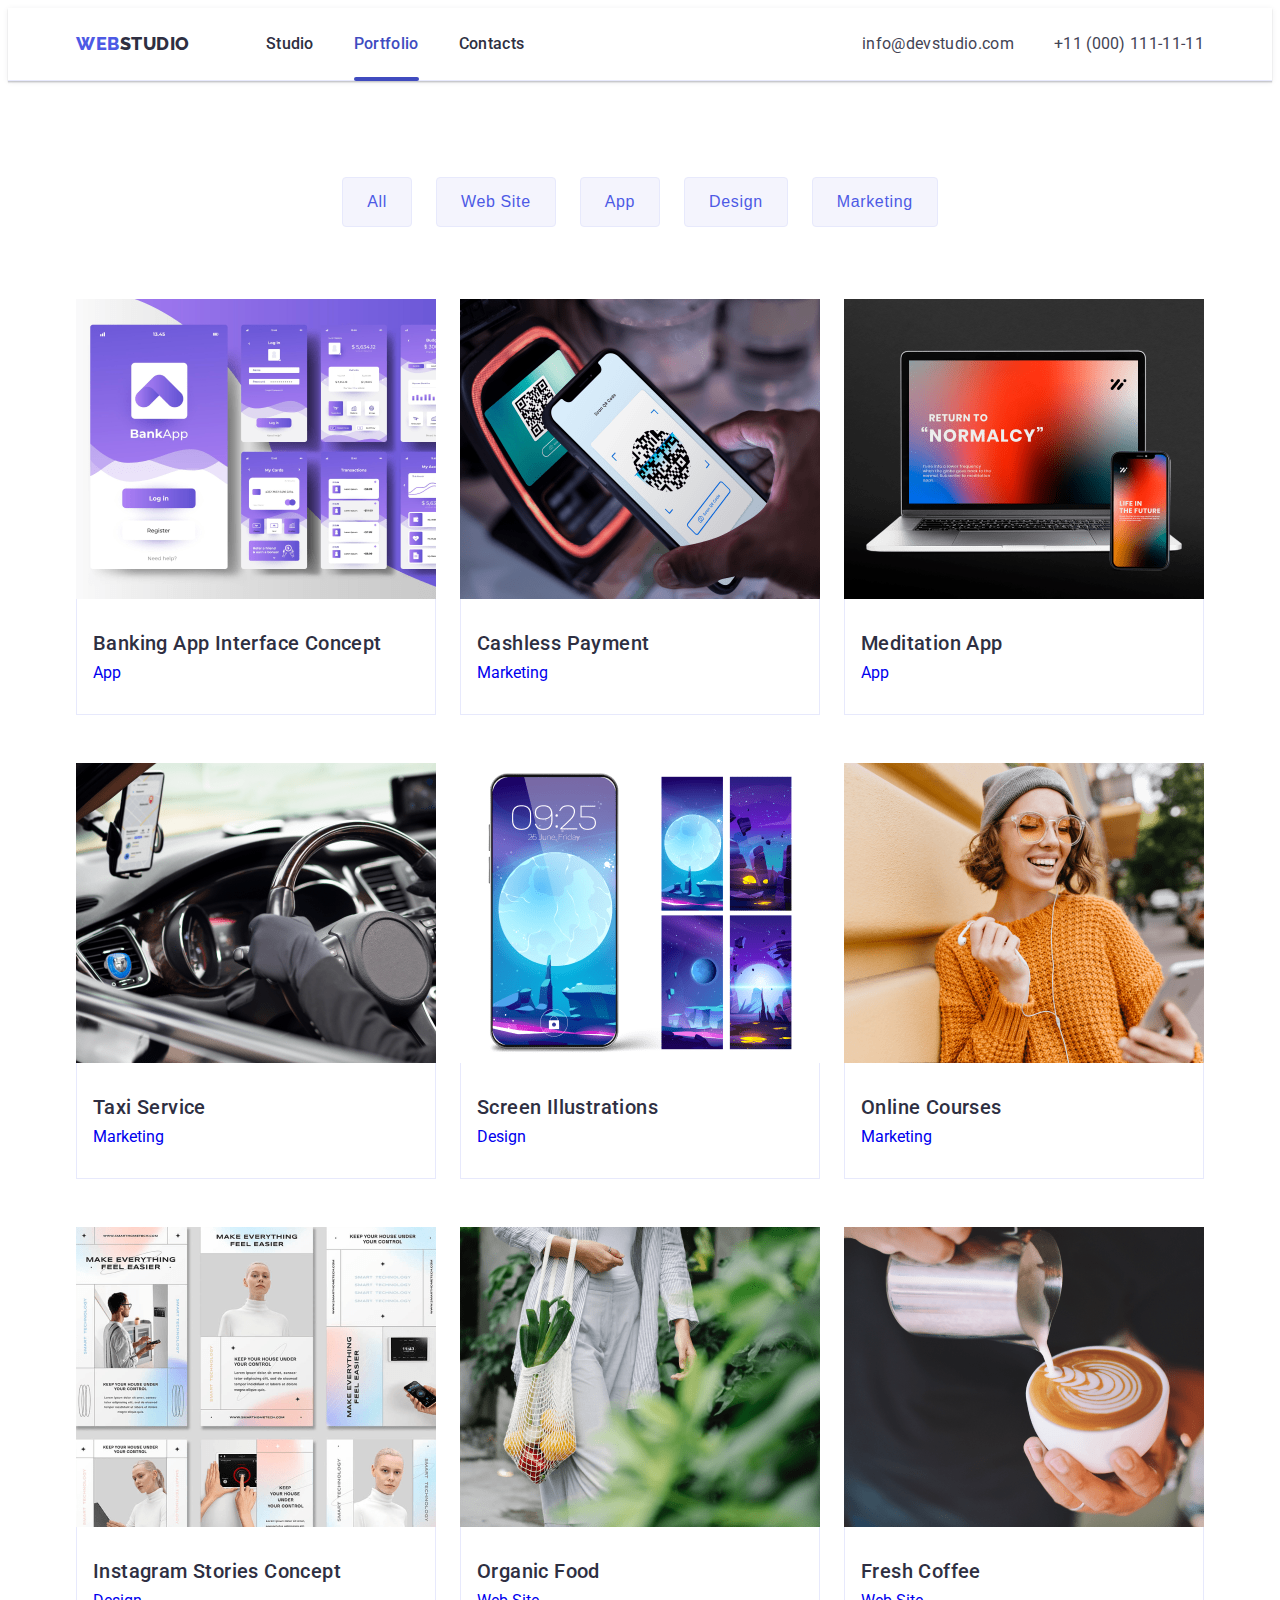
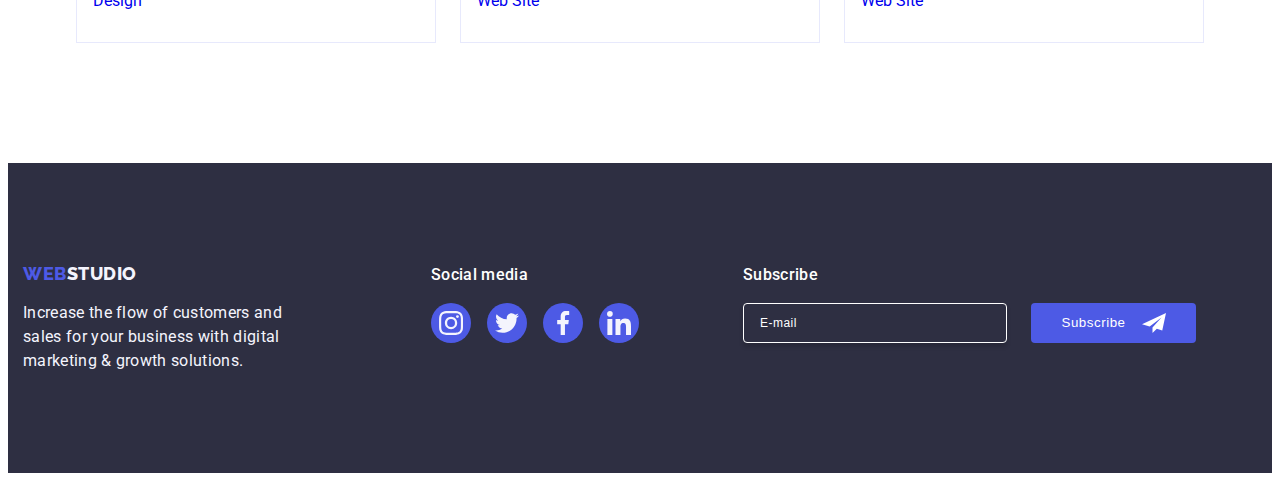
<file: portfolio.html>
<!DOCTYPE html>
<html lang="en">
  <head>
    <meta charset="UTF-8" />
    <meta name="viewport" content="width=device-width, initial-scale=1.0" />
    <title>Portfolio</title>
    <link
      rel="stylesheet"
      href="https://cdnjs.cloudflare.com/ajax/libs/modern-normalize/2.0.0/modern-normalize.min.css"
      integrity="sha512-4xo8blKMVCiXpTaLzQSLSw3KFOVPWhm/TRtuPVc4WG6kUgjH6J03IBuG7JZPkcWMxJ5huwaBpOpnwYElP/m6wg=="
      crossorigin="anonymous"
      referrerpolicy="no-referrer"
    />
    <link rel="stylesheet" href="./css/style.css" />
    <link rel="preconnect" href="https://fonts.googleapis.com" />
    <link rel="preconnect" href="https://fonts.gstatic.com" crossorigin />
    <link
      href="https://fonts.googleapis.com/css2?family=Raleway:wght@800&family=Roboto:wght@400;500;700;900&display=swap"
      rel="stylesheet"
    />
  </head>
  <body>
    <!-- Header -->
    <header class="header-section">
      <div class="header-container container">
        <nav class="nav">
          <a href="./index.html" class="link logo"
            >Web<span class="logo-part">Studio</span>
          </a>
          <ul class="list nav-list">
            <li class="nav-item">
              <a href="./index.html" class="link nav-list-item">Studio</a>
            </li>
            <li class="nav-item">
              <a href="./portfolio.html" class="link nav-list-item current-page"
                >Portfolio</a
              >
            </li>
            <li class="nav-item">
              <a href="" class="link nav-list-item">Contacts</a>
            </li>
          </ul>
        </nav>
        <address class="address">
          <ul class="list address-list">
            <li>
              <a href="mailto:info@devstudio.com" class="link address-list-item"
                >info@devstudio.com</a
              >
            </li>
            <li>
              <a href="tel:+110001111111" class="link address-list-item"
                >+11 (000) 111-11-11</a
              >
            </li>
          </ul>
        </address>
      </div>
    </header>
    <main>
      <!-- Filters -->
      <section class="gallery">
        <div class="container">
          <h1 class="visually-hidden">Portfolio</h1>
          <ul class="filter-list list">
            <li><button type="button" class="filter-item">All</button></li>
            <li><button type="button" class="filter-item">Web Site</button></li>
            <li><button type="button" class="filter-item">App</button></li>
            <li><button type="button" class="filter-item">Design</button></li>
            <li>
              <button type="button" class="filter-item">Marketing</button>
            </li>
          </ul>
          <!-- Gallery -->
          <ul class="gallery-list list">
            <li class="gallery-item link">
              <a href="/" class="gallery-item-link link">
                <div class="gallery-item-wrapper">
                  <img
                    src="./images/row1/img2.jpg"
                    alt="Banking App Interface"
                    width="360"
                    height="360"
                  />
                  <p class="gallery-item-text">
                    14 Stylish and User-Friendly App Design Concepts · Task
                    Manager App · Calorie Tracker App · Exotic Fruit Ecommerce
                    App · Cloud Storage App
                  </p>
                </div>

                <div class="gallery-content">
                  <h2 class="gallery-header">Banking App Interface Concept</h2>
                  <p class="gallery-desc">App</p>
                </div>
              </a>
            </li>
            <li class="gallery-item link">
              <a href="/" class="gallery-item-link link">
                <div class="gallery-item-wrapper">
                  <img
                    src="./images/row1/img1.jpg"
                    alt="Cashless Payment"
                    width="360"
                    height="360"
                  />
                  <p class="gallery-item-text">
                    14 Stylish and User-Friendly App Design Concepts · Task
                    Manager App · Calorie Tracker App · Exotic Fruit Ecommerce
                    App · Cloud Storage App
                  </p>
                </div>
                <div class="gallery-content">
                  <h2 class="gallery-header">Cashless Payment</h2>
                  <p class="gallery-desc">Marketing</p>
                </div>
              </a>
            </li>
            <li class="gallery-item link">
              <a href="/" class="gallery-item-link link"
                ><div class="gallery-item-wrapper">
                  <img
                    src="./images/row1/img.jpg"
                    alt="Meditation App"
                    width="360"
                    height="360"
                  />
                  <p class="gallery-item-text">
                    14 Stylish and User-Friendly App Design Concepts · Task
                    Manager App · Calorie Tracker App · Exotic Fruit Ecommerce
                    App · Cloud Storage App
                  </p>
                </div>
                <div class="gallery-content">
                  <h2 class="gallery-header">Meditation App</h2>
                  <p class="gallery-desc">App</p>
                </div>
              </a>
            </li>
            <li class="gallery-item link">
              <a href="/" class="gallery-item-link link">
                <div class="gallery-item-wrapper">
                  <img
                    src="./images/row2/img2.jpg"
                    alt="Taxi Service"
                    width="360"
                    height="360"
                  />
                  <p class="gallery-item-text">
                    14 Stylish and User-Friendly App Design Concepts · Task
                    Manager App · Calorie Tracker App · Exotic Fruit Ecommerce
                    App · Cloud Storage App
                  </p>
                </div>
                <div class="gallery-content">
                  <h2 class="gallery-header">Taxi Service</h2>
                  <p class="gallery-desc">Marketing</p>
                </div>
              </a>
            </li>
            <li class="gallery-item link">
              <a href="/" class="gallery-item-link link">
                <div class="gallery-item-wrapper">
                  <img
                    src="./images/row2/img1.jpg"
                    alt="Screen Illustrations"
                    width="360"
                    height="360"
                  />
                  <p class="gallery-item-text">
                    14 Stylish and User-Friendly App Design Concepts · Task
                    Manager App · Calorie Tracker App · Exotic Fruit Ecommerce
                    App · Cloud Storage App
                  </p>
                </div>
                <div class="gallery-content">
                  <h2 class="gallery-header">Screen Illustrations</h2>
                  <p class="gallery-desc">Design</p>
                </div>
              </a>
            </li>
            <li class="gallery-item link">
              <a href="/" class="gallery-item-link link">
                <div class="gallery-item-wrapper">
                  <img
                    src="./images/row2/img.jpg"
                    alt="Online Courses"
                    width="360"
                    height="360"
                  />
                  <p class="gallery-item-text">
                    14 Stylish and User-Friendly App Design Concepts · Task
                    Manager App · Calorie Tracker App · Exotic Fruit Ecommerce
                    App · Cloud Storage App
                  </p>
                </div>
                <div class="gallery-content">
                  <h2 class="gallery-header">Online Courses</h2>
                  <p class="gallery-desc">Marketing</p>
                </div>
              </a>
            </li>
            <li class="gallery-item link">
              <a href="/" class="gallery-item-link link">
                <div class="gallery-item-wrapper">
                  <img
                    src="./images/row3/img2.jpg"
                    alt="Instagram Stories"
                    width="360"
                    height="360"
                  />
                  <p class="gallery-item-text">
                    14 Stylish and User-Friendly App Design Concepts · Task
                    Manager App · Calorie Tracker App · Exotic Fruit Ecommerce
                    App · Cloud Storage App
                  </p>
                </div>
                <div class="gallery-content">
                  <h2 class="gallery-header">Instagram Stories Concept</h2>
                  <p class="gallery-desc">Design</p>
                </div>
              </a>
            </li>
            <li class="gallery-item link">
              <a href="/" class="gallery-item-link link">
                <div class="gallery-item-wrapper">
                  <img
                    src="./images/row3/img1.jpg"
                    alt="Organic Food"
                    width="360"
                    height="360"
                  />
                  <p class="gallery-item-text">
                    14 Stylish and User-Friendly App Design Concepts · Task
                    Manager App · Calorie Tracker App · Exotic Fruit Ecommerce
                    App · Cloud Storage App
                  </p>
                </div>
                <div class="gallery-content">
                  <h2 class="gallery-header">Organic Food</h2>
                  <p class="gallery-desc">Web Site</p>
                </div>
              </a>
            </li>
            <li class="gallery-item link">
              <a href="/" class="gallery-item-link link">
                <div class="gallery-item-wrapper">
                  <img
                    src="./images/row3/img.jpg"
                    alt="Fresh Coffee"
                    width="360"
                    height="360"
                  />
                  <p class="gallery-item-text">
                    14 Stylish and User-Friendly App Design Concepts · Task
                    Manager App · Calorie Tracker App · Exotic Fruit Ecommerce
                    App · Cloud Storage App
                  </p>
                </div>
                <div class="gallery-content">
                  <h2 class="gallery-header">Fresh Coffee</h2>
                  <p class="gallery-desc">Web Site</p>
                </div>
              </a>
            </li>
          </ul>
        </div>
      </section>
    </main>

    <!-- Footer -->
    <footer class="footer">
      <div class="footer-container container">
        <div class="footer-desc-wrapper">
          <a class="logo-footer link" href="./index.html"
            >Web<span class="logo-second-part-footer">Studio</span>
          </a>
          <p class="footer-text">
            Increase the flow of customers and sales for your business with
            digital marketing & growth solutions.
          </p>
        </div>
        <div class="footer-social">
          <p class="footer-subtitle">Social media</p>
          <ul class="footer-social-list list">
            <li class="footer-social-list-item">
              <a href="" class="footer-social-link">
                <svg class="footer-icon-social" width="24" height="24">
                  <use href="./images/icons.svg#icon-instagram-2"></use>
                </svg>
              </a>
            </li>
            <li class="footer-social-list-item">
              <a href="" class="footer-social-link">
                <svg class="footer-icon-social" width="24" height="24">
                  <use href="./images/icons.svg#icon-twitter-1"></use>
                </svg>
              </a>
            </li>
            <li class="footer-social-list-item">
              <a href="" class="footer-social-link">
                <svg class="footer-icon-social" width="24" height="24">
                  <use href="./images/icons.svg#icon-facebook-1"></use>
                </svg>
              </a>
            </li>

            <li class="footer-social-list-item">
              <a href="" class="footer-social-link">
                <svg class="footer-icon-social" width="24" height="24">
                  <use href="./images/icons.svg#icon-linkedin-1"></use>
                </svg>
              </a>
            </li>
          </ul>
        </div>
        <div class="footer-form-container">
          <p class="footer-form-subtitle">Subscribe</p>
          <form class="footer-form">
            <label class="footer-form-label" for="subscribe-email">
              <input
                name="email"
                class="footer-form-input"
                type="email"
                placeholder="E-mail"
                id="subscribe-email"
              />
            </label>

            <button class="footer-form-btn" type="submit">
              Subscribe
              <svg class="footer-btn-icon" width="24" height="24">
                <use href="./images/icons.svg#icon-Frame"></use>
              </svg>
            </button>
          </form>
        </div>
      </div>
    </footer>
  </body>
</html>
</file>
<file: css/style.css>
/* Variables */
:root {
  /* Fonts */
  --primary-font: "Roboto";
  --logo-font: "Raleway";

  /* Navy blue */
  --brand-color: #2e2f42;

  /* Slate */
  --secondary-color: #434455;

  /* Ocean */
  --action-color: #404bbf;

  /* Iris */
  --logo-color: #4d5ae5;

  /* Cloud */
  --logo-second-color: #f4f4fd;

  /* Accent */
  --accent-color: #e7e9fc;

  /* White */
  --white-color: #ffffff;
}

body {
  font-family: "Roboto", sans-serif;
  color: var(--secondary-color);
  background-color: var(--white-color);
}

*,
*::before,
*::after {
  box-sizing: border-box;
}

h1,
h2,
h3,
h4,
h5,
h6,
p {
  margin: 0;
}

.list {
  list-style: none;
  margin: 0;
  padding-left: 0;
}
img {
  display: block;
  max-width: 100%;
  height: auto;
}

.section {
  padding-top: 77px;
  padding-bottom: 77px;
}

@media only screen and (min-width: 767.98px) {
  .section {
    padding-top: 96px;
    padding-bottom: 96px;
  }
}

@media only screen and (min-width: 1158px) {
  .section {
    padding-top: 120px;
    padding-bottom: 120px;
  }
}

/* Header */

.header-section {
  border-bottom: 1px solid var(--accent-color);
  box-shadow: 0px 2px 1px rgba(46, 47, 66, 0.08),
    0px 1px 1px rgba(46, 47, 66, 0.16), 0px 1px 6px rgba(46, 47, 66, 0.08);
}

.header-container {
  display: flex;
  align-items: center;
}

@media only screen and (max-width: 767.98px) {
  .header-container {
    /* padding: 24px 22px; */
  }
}

.nav {
  display: flex;
  align-items: center;
}

.nav-list {
  display: flex;
  gap: 40px;
}

@media only screen and (max-width: 767.98px) {
  .nav-list {
    display: none;
  }
}

.logo {
  font-family: "Raleway", sans-serif;
  font-weight: 800;
  font-size: 18px;
  line-height: 1.17;
  letter-spacing: 0.03em;
  text-transform: uppercase;
  color: var(--logo-color);
  margin-right: 76px;
  padding: 24px 0;
}

.logo-part {
  color: var(--brand-color);
  font-family: Raleway;
  line-height: 1.16;
  letter-spacing: 0.03em;
  text-transform: uppercase;
}
@media only screen and (max-width: 767.98px) {
  .address-list {
    display: none;
  }
}

@media only screen and (min-width: 767.98px) {
  .address-list {
    display: flex;
    flex-direction: column;
    gap: 12px;
  }
}

@media only screen and (min-width: 1158px) {
  .address-list {
    flex-direction: row;
    gap: 40px;
  }
}
/* Navigation */
.link {
  text-decoration: none;
}
.nav-list {
  color: var(--brand-color);
  font-size: 16px;
  font-weight: 500;
  line-height: 1.5;
  letter-spacing: 0.02em;
  font-style: normal;
}

.nav-list-item {
  color: var(--brand-color);
  padding: 24px 0;
  display: block;
  transition: color 250ms cubic-bezier(0.4, 0, 0.2, 1);
}
.nav-list-item:hover,
.nav-list-item:focus {
  color: var(--action-color);
}

.current-page {
  color: var(--action-color);
  position: relative;
}

.current-page::after {
  width: 100%;
  content: "";
  position: absolute;
  left: 0;
  bottom: -1px;
  height: 4px;
  background-color: var(--action-color);
  border-radius: 2px;
  transition: border-radius 2px;
}

/* Address */
.address {
  font-style: normal;
  margin-left: auto;
}
.address-list {
  color: var(--secondary-color);
  font-size: 12px;
  font-weight: 400;
  line-height: 1.5;
  letter-spacing: 0.02em;
  font-style: normal;
}

@media only screen and (min-width: 1158px) {
  .address-list {
    font-size: 16px;
  }
}

.address-list-item {
  color: var(--secondary-color);
  font-style: initial;
  transition: color 250ms cubic-bezier(0.4, 0, 0.2, 1);
}

.address-list-item:hover,
.address-list-item:focus {
  color: var(--action-color);
}

/* Phone screens */
.container {
  min-width: 320px;
  max-width: 428px;

  padding-left: 16px;
  padding-right: 16px;
  margin-left: auto;
  margin-right: auto;
}

/* Tablet screens */
@media screen and (min-width: 767.98px) {
  .container {
    max-width: 768px;
  }
}

/* Desctop screens */
@media screen and (min-width: 1158px) {
  .container {
    max-width: 1158px;
    padding-left: 15px;
    padding-right: 15px;
  }
}

/* Hero */
.hero {
  max-width: 1440px;
  margin: 0 auto;
  background: var(--brand-color);
  text-align: center;
  padding: 112px 0;
  background-size: cover;
  background-repeat: no-repeat;
  background-position: center;
  background-image: linear-gradient(
      rgba(46, 47, 66, 0.7),
      rgba(46, 47, 66, 0.7)
    ),
    url(../images/hero/Dark-bg_mob.jpg);
}

@media only screen and (max-width: 375px) (min-device-pixel-ratio: 2),
  (min-resolution: 192dpi),
  (min-resolution: 2dppx) {
  .hero {
    background-image: linear-gradient(
        rgba(46, 47, 66, 0.7),
        rgba(46, 47, 66, 0.7)
      ),
      url(../images/hero/Dark-bg_mob@2x.jpg);
  }
}

@media only screen and (min-width: 768px) {
  .hero {
    background-image: linear-gradient(
        rgba(46, 47, 66, 0.7),
        rgba(46, 47, 66, 0.7)
      ),
      url(../images/hero/Dark-bg_tab.jpg);
  }
}

@media only screen and (min-width: 768px) and (min-device-pixel-ratio: 2),
  (min-resolution: 192dpi),
  (min-resolution: 2dppx) {
  .hero {
    background-image: linear-gradient(
        rgba(46, 47, 66, 0.7),
        rgba(46, 47, 66, 0.7)
      ),
      url(../images/hero/Dark-bg_tab@2x.jpg);
  }
}

@media only screen and (min-width: 1158px) {
  .hero {
    background-image: linear-gradient(
        rgba(46, 47, 66, 0.7),
        rgba(46, 47, 66, 0.7)
      ),
      url(../images/hero/hero_bg.jpg);
  }
}

@media only screen and (min-width: 1158px) and (min-device-pixel-ratio: 2),
  (min-resolution: 192dpi),
  (min-resolution: 2dppx) {
  .hero {
    background-image: linear-gradient(
        rgba(46, 47, 66, 0.7),
        rgba(46, 47, 66, 0.7)
      ),
      url(../images/hero/hero_bg@2x.jpg);
  }
}

.hero-title {
  font-size: 36px;
  line-height: 1.1;
  max-width: 320px;
  margin: 0 auto;
  margin-bottom: 48px;
  color: var(--white-color);
  text-align: center;
  font-weight: 700;
  letter-spacing: 0.02em;
}

@media only screen and (min-width: 767.98px) {
  .hero-title {
    margin-bottom: 72px;
    max-width: 496px;

    font-size: 56px;
  }
}
.hero-btn {
  display: block;
  margin: 0 auto;
  min-width: 169px;
  background: var(--logo-color);
  letter-spacing: 0.04em;
  cursor: pointer;
  border: 0;
  border-radius: 4px;
  box-shadow: 0px 4px 4px 0px rgba(0, 0, 0, 0.15);
  transition: background-color 250ms cubic-bezier(0.4, 0, 0.2, 1);
}
.hero-btn-text {
  color: var(--white-color);
  font-size: 16px;
  font-weight: 500;
  line-height: 1.5;
  padding: 16px 32px;
}

.hero-btn:hover,
.hero-btn:focus {
  background-color: var(--action-color);
  transition: color 250ms cubic-bezier(0.4, 0, 0.2, 1);
}

/* Modal */

.backdrop {
  position: fixed;
  top: 0;
  left: 0;
  width: 100%;
  height: 100%;
  background-color: rgba(46, 47, 66, 0.4);
  transition: opacity 250ms cubic-bezier(0.4, 0, 0.2, 1),
    visibility 250ms cubic-bezier(0.4, 0, 0.2, 1);
}

.modal {
  position: absolute;
  top: 50%;
  left: 50%;
  transform: translate(-50%, -50%) scale(1);
  width: 392px;
  min-height: 584px;
  padding: 72px 24px 24px 24px;
  background: #fcfcfc;
  box-shadow: 0px 1px 1px rgba(0, 0, 0, 0.14), 0px 1px 3px rgba(0, 0, 0, 0.12),
    0px 2px 1px rgba(0, 0, 0, 0.2);
  border-radius: 4px;
  transition: transform 250ms cubic-bezier(0.4, 0, 0.2, 1);
}

@media only screen and (max-width: 425px) {
  .modal {
    width: 95%;
    min-width: 95%;
    height: 95%;
    min-height: 584px;
    overflow: scroll;
  }
}

@media only screen and (min-width: 678px) {
  .modal {
    width: 408px;
  }
}

.modal-close-btn {
  position: absolute;
  top: 24px;
  right: 24px;
  width: 24px;
  height: 24px;
  border-radius: 50%;
  display: flex;
  justify-content: center;
  align-items: center;
  background-color: var(--accent-color);
  border: 1px solid rgba(0, 0, 0, 0.1);
  padding: 0;
  cursor: pointer;
  transition: background-color 250ms cubic-bezier(0.4, 0, 0.2, 1),
    border 250ms cubic-bezier(0.4, 0, 0.2, 1);
}

.modal-close-btn:hover,
.modal-close-btn:focus {
  background-color: var(--action-color);
  border: none;
  fill: var(--white-color);
}

.icon-close {
  transition: fill 250ms cubic-bezier(0.4, 0, 0.2, 1);
}

.is-hidden {
  opacity: 0;
  visibility: hidden;
  pointer-events: none;
}

.modal-title {
  display: block;
  width: 360px;
  color: var(--brand-color);
  text-align: center;
  font-weight: 500;
  line-height: 1.5;
  letter-spacing: 0.02em;
  margin-bottom: 16px;
}

.modal-form {
}

.modal-form-input-wrapper {
  margin-bottom: 8px;
}

.modal-form-label {
  display: block;
  margin-bottom: 4px;
  font-size: 12px;
  line-height: 1.17;
  letter-spacing: 0.04em;
  color: #8e8f99;
}

.modal-form-field {
  position: relative;
}

.modal-form-input {
  width: 100%;
  height: 40px;

  border-radius: 4px;
  border: 1px solid rgba(46, 47, 66, 0.4);
  background-color: transparent;
  padding: 8px 16px;
  padding-left: 38px;
  outline: transparent;
  transition: border-color 250ms cubic-bezier(0.4, 0, 0.2, 1);
}

.modal-form-input:focus {
  border-color: var(--logo-color);
}

.modal-input-icon {
  position: absolute;
  top: 50%;
  left: 16px;
  transform: translateY(-50%);
  fill: var(--brand-color);
  pointer-events: none;
  transition: fill 250ms cubic-bezier(0.4, 0, 0.2, 1);
}

.modal-form-input:focus + .modal-input-icon {
  fill: var(--logo-color);
}

.modal-form-comment-wrapper {
  margin-bottom: 16px;
}

.modal-form-comment {
  width: 100%;
  height: 120px;
  display: block;
  border-radius: 4px;
  border: 1px solid rgba(46, 47, 66, 0.4);
  outline: transparent;
  background-color: transparent;
  resize: none;
  padding: 8px 16px;
  transition: border-color 250ms cubic-bezier(0.4, 0, 0.2, 1);
  color: rgba(46, 47, 66, 0.4);
  font-size: 12px;
  line-height: 1.17;
  letter-spacing: 0.04em;
}

.modal-form-comment:focus {
  border-color: var(--logo-color);
}

.modal-form-agreement-wrapper {
  margin-bottom: 24px;
}
.modal-form-agreement-input {
}

.modal-form-agreement {
  display: block;
  font-size: 12px;
  line-height: 1.17;
  letter-spacing: 0.04em;
  color: #8e8f99;
}

.modal-agreement-checkbox {
  display: inline-flex;
  align-items: center;
  justify-content: center;
  width: 16px;
  height: 16px;
  margin-right: 8px;
  border-width: 1px;
  fill: transparent;
  border: 1px solid rgba(46, 47, 66, 0.4);
  border-radius: 2px;
  color: transparent;
  transition: background-color 250ms cubic-bezier(0.4, 0, 0.2, 1),
    border 250ms cubic-bezier(0.4, 0, 0.2, 1),
    fill 250ms cubic-bezier(0.4, 0, 0.2, 1);
}
.modal-checkbox-icon {
}
.modal-form-link {
  color: var(--logo-color);
}

.modal-form-agreement-input:checked
  + .modal-form-agreement
  > .modal-agreement-checkbox {
  background-color: var(--action-color);
  border: none;
  fill: var(--logo-second-color);
}

.modal-send-btn {
  display: block;
  margin: 0 auto;
  min-width: 169px;
  border-radius: 4px;
  border: none;
  background: var(--logo-color);
  box-shadow: 0px 4px 4px 0px rgba(0, 0, 0, 0.15);
  color: var(--white-color);
  text-align: center;
  font-family: "Roboto", sans-serif;
  font-weight: 500;
  line-height: 1.5;
  letter-spacing: 0.04em;
  cursor: pointer;
  padding: 16px 32px;
  transition: background-color 250ms cubic-bezier(0.4, 0, 0.2, 1);
}

.modal-send-btn:hover,
.modal-send-btn:focus {
  background-color: var(--action-color);
}

/* Company standarts*/
@media only screen and (max-width: 767.98px) {
  .standarts-item:not(:last-child) {
    margin-bottom: 72px;
  }
}

@media only screen and (min-width: 768px) {
  .standarts-item:nth-child(n + 2) {
    margin-bottom: 0px;
  }
}

@media only screen and (min-width: 767.98px) {
  .standarts-list {
    display: flex;
    flex-wrap: wrap;
    gap: 72px 24px;
  }

  .standarts-item {
    width: calc((100% - 24px) / 2);
  }
}

@media only screen and (min-width: 1158px) {
  .standarts-list {
    flex-wrap: nowrap;
    gap: 24px;
  }

  .standarts-item:nth-child(-n + 2) {
    margin-bottom: 0;
  }
}

.standarts-item-icon-container {
  display: none;
}

@media only screen and (min-width: 1158px) {
  .standarts-item-icon-container {
    display: flex;
    justify-content: center;
    align-items: center;

    background: var(--logo-second-color);
    width: 264px;
    height: 112px;
    margin-bottom: 8px;
    border-radius: 4px;
  }
}

.standarts-item-icon {
}

.header-two {
  margin-bottom: 72px;
  color: var(--brand-color);
  text-align: center;
  font-size: 36px;
  font-weight: 700;
  line-height: 1.11;
  text-transform: capitalize;
  letter-spacing: 0.02em;
}

.visually-hidden {
  position: absolute;
  width: 1px;
  height: 1px;
  margin: -1px;
  border: 0;
  padding: 0;
  white-space: nowrap;
  clip-path: inset(100%);
  clip: rect(0 0 0 0);
  overflow: hidden;
}

.header-three {
  text-align: center;
  font-size: 36px;
  font-weight: 700;
  line-height: 1.11;
  letter-spacing: 0.72px;
  text-transform: capitalize;
  margin-bottom: 8px;
  color: var(--brand-color);
}

@media only screen and (min-width: 767.98px) {
  .header-three {
    text-align: start;
  }
}

@media only screen and (min-width: 1158px) {
  .header-three {
    font-size: 20px;
    font-weight: 500;
    line-height: 1.2;
    letter-spacing: 0.02em;
  }
}

/* Company skills */

@media only screen and (max-width: 768px) {
  .skills-section {
    display: none;
  }
}

.list-skills {
  display: flex;
  gap: 24px;
}

.list-skills-item {
}

/* Team-section */

.team-list {
  display: flex;
  flex-direction: column;
  align-items: center;
  gap: 72px;
}

.team-list-img {
  margin: 0 auto;
}

@media only screen and (min-width: 767.98px) {
  .team-list {
    display: flex;
    flex-wrap: wrap;
    justify-content: center;
    row-gap: 64px;
    column-gap: 24px;
    flex-direction: row;
  }
}

.team-list-item {
  background-color: var(--white-color);
  border-radius: 0px 0px 4px 4px;
  box-shadow: 0px 2px 1px 0px rgba(46, 47, 66, 0.08),
    0px 1px 1px 0px rgba(46, 47, 66, 0.16),
    0px 1px 6px 0px rgba(46, 47, 66, 0.08);
}

@media only screen and (max-width: 768px) {
  .team-list-item {
  }
}

.header-three-desc {
  color: var(--secondary-color);
  font-size: 16px;
  font-weight: 500;
  line-height: 1.5;
  letter-spacing: 0.02em;
}

.pic-desc {
  color: var(--secondary-color);
  font-size: 16px;
  line-height: 1.5;
  letter-spacing: 0.02em;
  margin-bottom: 8px;
}

.team-content {
  padding: 32px 0;
  background-color: var(--white-color);
  border-radius: 0px 0px 4px 4px;
  text-align: center;
}

.team-section {
  background-color: var(--logo-second-color);
}

.team-social-list-item {
  transition: background-color 250ms cubic-bezier(0.4, 0, 0.2, 1);
}

.socials-list {
  display: flex;
  justify-content: center;
  align-items: center;
  gap: 24px;
}

.socials-list-link {
  display: flex;
  align-items: center;
  justify-content: center;

  padding: 12px;
  width: 40px;
  height: 40px;
  background: var(--logo-color);
  border-radius: 50%;
  transition: background-color 250ms cubic-bezier(0.4, 0, 0.2, 1);
}

.socials-list-link:hover,
.socials-list-link:focus {
  background-color: var(--action-color);
}

.icon-social {
  fill: var(--logo-second-color);
}

.name {
  color: var(--brand-color);
  font-size: 20px;
  font-weight: 500;
  line-height: 1.2;
  letter-spacing: 0.02em;
  margin-bottom: 8px;
}

/* Customers */
.customers {
  /* padding: 120px 0; */
}

.customers-list {
  display: flex;
  flex-wrap: wrap;
  gap: 72px 16px;
  /* display: flex;
  flex-wrap: wrap;
  gap: 16px;
  max-width: 190px; */
}

@media only screen and (min-width: 428px) {
  .customers-list {
    gap: 72px 24px;
    justify-content: center;
  }
}

@media only screen and (min-width: 1158px) {
  .customers-list {
    flex-wrap: nowrap;
  }
}
.customers-list-item {
  width: calc((100% - 16px) / 2);
  height: 88px;
}

@media only screen and (min-width: 428px) {
  .customers-list-item {
    width: 168px;
  }
}

.customers-link {
  width: 100%;
  height: 100%;
  display: flex;
  justify-content: center;
  align-items: center;

  color: #8e8f99;
  border: 1px solid #8e8f99;
  border-radius: 4px;
  transition: border-color 250ms cubic-bezier(0.4, 0, 0.2, 1),
    color 250ms cubic-bezier(0.4, 0, 0.2, 1);
}
.customers-list-item .customers-icon {
  fill: currentColor;
}

.customers-list .customers-link:is(:hover, :focus) {
  border-color: var(--action-color);
  color: var(--action-color);
}

.customers-icon {
  width: 100%;
}

/* Filter */
.filter-list {
  display: flex;
  justify-content: center;
  gap: 24px;
  margin-bottom: 72px;
}

.filter-item {
  border: 1px solid var(--accent-color);
  border-radius: 4px;
  background: var(--logo-second-color);
  cursor: pointer;
  font-weight: 500;
  font-size: 16px;
  line-height: 1.5;
  letter-spacing: 0.04em;
  color: var(--logo-color);
  padding: 12px 24px;
  transition: color 250ms cubic-bezier(0.4, 0, 0.2, 1),
    background-color 250ms cubic-bezier(0.4, 0, 0.2, 1),
    border-color 250ms cubic-bezier(0.4, 0, 0.2, 1),
    box-shadow 250ms cubic-bezier(0.4, 0, 0.2, 1);
}

.filter-item:hover,
.filter-item:focus {
  background: var(--action-color);
  color: var(--white-color);
  border: 1px solid transparent;
  box-shadow: 0px 3px 1px rgba(0, 0, 0, 0.1), 0px 2px 1px rgba(0, 0, 0, 0.08),
    0px 2px 2px rgba(0, 0, 0, 0.12);
}

/* Gallery */
.gallery {
  padding-top: 96px;
  padding-bottom: 120px;
}

.gallery-content {
  padding: 32px 16px;
  border: 1px solid var(--accent-color);
  border-top: none;
}

.gallery-header {
  margin-bottom: 8px;
  color: var(--brand-color);
  font-size: 20px;
  font-weight: 500;
  line-height: 1.2;
  letter-spacing: 0.02em;
}

.gallery-header-desc {
  color: var(--secondary-color);
  font-size: 16px;
  line-height: 1.5;
  letter-spacing: 0.02em;
}

.gallery-list {
  display: flex;
  flex-wrap: wrap;
  justify-content: center;
  column-gap: 24px;
  row-gap: 48px;
}
.gallery-item {
  width: calc((100% - 48px) / 3);
  height: calc((100% - 24px) / 3);
}

.gallery-item-link {
  display: block;
  transition: box-shadow 250ms cubic-bezier(0.4, 0, 0.2, 1);
}

.gallery-item-link:is(:hover, :focus) {
  border-radius: 0px 0px 4px 4px;
  background: var(--white-color);
  box-shadow: 0px 2px 1px 0px rgba(46, 47, 66, 0.08),
    0px 1px 1px 0px rgba(46, 47, 66, 0.16),
    0px 1px 6px 0px rgba(46, 47, 66, 0.08);
}

.gallery-item-link:hover .gallery-item-text,
.gallery-item-link:focus .gallery-item-text {
  transform: translateY(0%);
}

.gallery-item-wrapper {
  position: relative;
  overflow: hidden;
}

.gallery-item-text {
  position: absolute;
  top: 0;
  width: 100%;
  height: 100%;
  font-size: 16px;
  line-height: 1.5;
  letter-spacing: 0.02em;

  color: var(--logo-second-color);
  padding: 40px 32px;
  background-color: var(--logo-color);
  transform: translateY(100%);
  transition: transform 250ms cubic-bezier(0.4, 0, 0.2, 1);
}

/* Footer */
.footer {
  background-color: var(--brand-color);
  padding: 100px 0;
}

.footer-container {
  display: flex;
  flex-wrap: wrap;
  justify-content: center;
  gap: 72px 24px;
}

@media only screen and (min-width: 768px) {
  .footer-container {
    flex-direction: row;
    justify-content: normal;
    max-width: 550px;

    gap: 24px;
  }
}

@media only screen and (min-width: 1158px) {
  .footer-container {
    flex-wrap: nowrap;
    min-width: 100%;
  }
  .footer-desc-wrapper {
    margin-right: 120px;
  }
  .footer-social {
    margin-right: 80px;
  }
}

.logo-footer {
  display: block;
  margin-bottom: 16px;

  font-family: "Raleway", sans-serif;
  font-weight: 800;
  font-size: 18px;
  line-height: 1.17;
  letter-spacing: 0.03em;
  text-transform: uppercase;
  color: var(--logo-color);
}

@media only screen and (max-width: 428px) {
  .logo-footer {
    text-align: center;
  }
}

@media only screen and (min-width: 1158px) {
  .logo-footer {
    display: inline-block;
  }
}

.logo-second-part-footer {
  color: var(--logo-second-color);
  font-size: 18px;
  font-weight: 800;
  line-height: 1.16;
  letter-spacing: 0.03em;
  text-transform: uppercase;
  margin-bottom: 16px;
}

.footer-text {
  color: var(--logo-second-color);
  font-size: 16px;
  line-height: 1.5;
  letter-spacing: 0.02em;
  width: 264px;
}

.footer-subtitle {
  margin-bottom: 16px;
  font-weight: 500;
  font-size: 16px;
  line-height: 1.5;
  letter-spacing: 0.02em;
  color: var(--white-color);
  text-align: center;
}

@media only screen and (min-width: 768px) {
  .footer-subtitle {
    text-align: start;
  }
}

.footer-social-list {
  display: flex;
  gap: 16px;
}

.footer-social-list-item {
  display: flex;
  width: 40px;
  height: 40px;
}

.footer-social-link {
  display: flex;
  justify-content: center;
  align-items: center;

  width: 100%;
  height: 100%;
  background-color: var(--logo-color);
  border-radius: 50%;
  transition: background-color 250ms cubic-bezier(0.4, 0, 0.2, 1);
}

.footer-social-link:focus,
.footer-social-link:hover {
  background-color: #31d0aa;
  border-radius: 50%;
}

.footer-icon-social {
  width: 24px;
  height: 24px;
  fill: var(--logo-second-color);
}

.footer-form-container {
  display: block;
}
.footer-form-subtitle {
  line-height: 1.5;
  letter-spacing: 0.02em;
  color: var(--white-color);
  font-weight: 500;
  margin-bottom: 16px;
  text-align: center;
}

@media only screen and (min-width: 768px) {
  .footer-form-subtitle {
    text-align: start;
  }
}

.footer-form-label {
  display: flex;
  width: 100%;
}

.footer-form {
  display: flex;
  gap: 24px;
  flex-wrap: wrap;

  justify-content: center;
}

@media only screen and (min-width: 428px) {
  .footer-form {
    flex-wrap: nowrap;
  }
}

.footer-form-input {
  width: 100%;
  height: 40px;
  padding-left: 16px;
  background-color: transparent;
  border-radius: 4px;
  border: 1px solid var(--white-color);
  box-shadow: 0px 4px 4px 0px rgba(0, 0, 0, 0.15);
  outline: transparent;

  color: var(--white-color);
  font-size: 12px;
  line-height: 1.5;
  letter-spacing: 0.04em;

  transition: border 250ms cubic-bezier(0.4, 0, 0.2, 1);
}

@media only screen and (min-width: 768px) {
  .footer-form-input {
    width: 264px;
  }
}

@media only screen and (min-width: 1158px) {
  .footer-form-input {
    width: 264px;
    max-height: 40px;
  }
}

.footer-form-input::placeholder {
  color: var(--white-color);
}
.footer-form-input:hover,
.footer-form-input:focus {
  border: 1px solid var(--logo-color);
}
.footer-form-btn {
  display: inline-flex;
  min-width: 165px;
  gap: 16px;
  padding: 8px 24px;
  justify-content: center;
  align-items: center;
  border-radius: 4px;
  background: var(--logo-color);
  border: none;
  cursor: pointer;

  color: var(--white-color);
  font-weight: 500;
  line-height: 1.5;
  letter-spacing: 0.04em;

  transition: background-color 250ms cubic-bezier(0.4, 0, 0.2, 1);
}
.footer-btn-icon {
  display: block;
  max-width: 100%;
  height: auto;
  fill: currentColor;
}
.footer-form-btn:hover,
.footer-form-btn:focus {
  background-color: var(--action-color);
}

/* Mobile-menu */

.menu-toggle {
  min-height: 32px;
  min-width: 22px;
  display: flex;
  align-items: center;
  justify-content: center;

  padding: 0;
  background-color: transparent;
  cursor: pointer;
  border: none;
  border-radius: 50%;
  outline: none;
}

@media screen and (min-width: 768px) {
  .menu-toggle {
    display: none;
  }
}

.menu-toggle:hover,
.menu-toggle:focus {
  background-color: rgba(0, 0, 0, 0.1);
}

.menu-container {
  position: fixed;
  top: 0;
  left: 0;
  display: flex;
  flex-direction: column;
  width: 100vw;
  height: 100vh;
  padding: 32px;
  background-color: var(--white-color);
  z-index: 999;

  transform: translateX(100%);
  transition: transform 250ms ease-in-out;
}

.menu-container.is-open {
  transform: translateX(0);
}

.menu-container .menu-toggle {
  position: absolute;
  top: 24px;
  right: 24px;
  color: var(--brand-color);
}
.mobile-menu {
  margin-top: 80px;
  margin-bottom: auto;
}

.mobile-menu-item:not(:last-child) {
  margin-bottom: 40px;
}

.mobile-address-list-item {
  margin-bottom: 40px;
  font-size: 26px;
}
.mobile-address-list-item-phone {
  font-size: 20px;
  font-weight: 600;
  line-height: 1.11;
  text-transform: capitalize;
  color: var(--logo-color);
}

.mobile-address-list-item-mail {
  font-size: 20px;
  font-weight: 600;
  line-height: 1.11;
  color: var(--brand-color);
}

.mobile-menu .link {
  display: block;
  color: var(--brand-color);
  text-decoration: none;

  font-size: 36px;
  font-weight: 700;
  line-height: 1.11; /* 111.111% */
  letter-spacing: 0.02em;
  text-transform: capitalize;
}

.mobile-menu-link:active {
  color: var(--action-color);
}

.menu-social-list {
  display: flex;
  justify-content: space-between;
}
</file>
